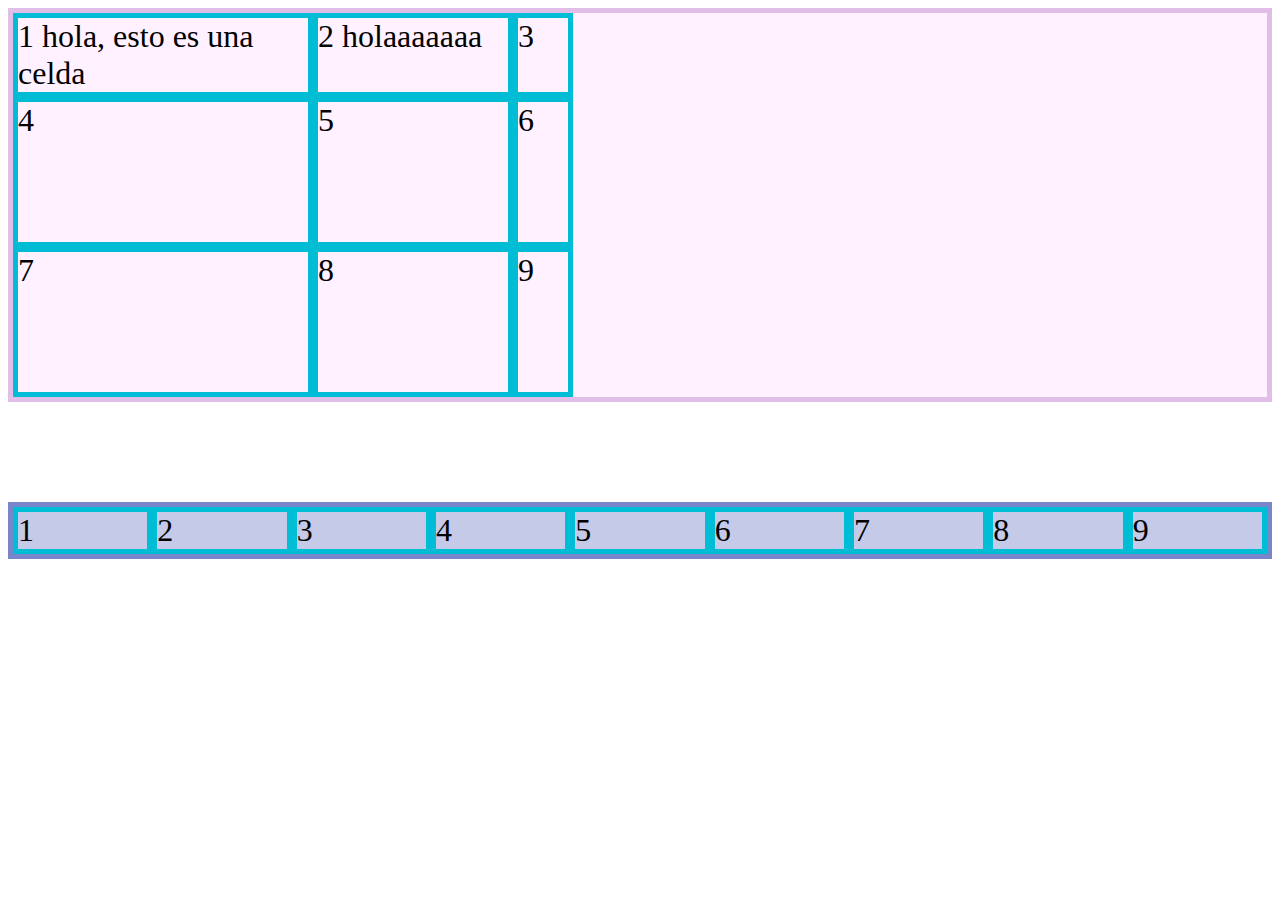
<file: Funciones especiales/index.html>
<!DOCTYPE html>
<html>
<head>
  <link rel="stylesheet" href="./style.css">
</head>
<body>
  <div class="contenedor">
    <div class="item item-1">1 hola, esto es una celda</div>
    <div class="item item-2">2 holaaaaaaa</div>
    <div class="item item-3">3</div>
    <div class="item item-4">4</div>
    <div class="item item-5">5</div>
    <div class="item item-6">6</div>
    <div class="item item-7">7</div>
    <div class="item item-8">8</div>
    <div class="item item-9">9</div>
  </div>

  <div class="contenedor-2">
    <div class="item item-1">1</div>
    <div class="item item-2">2</div>
    <div class="item item-3">3</div>
    <div class="item item-4">4</div>
    <div class="item item-5">5</div>
    <div class="item item-6">6</div>
    <div class="item item-7">7</div>
    <div class="item item-8">8</div>
    <div class="item item-9">9</div>
  </div>
</body>

</html>
</file>
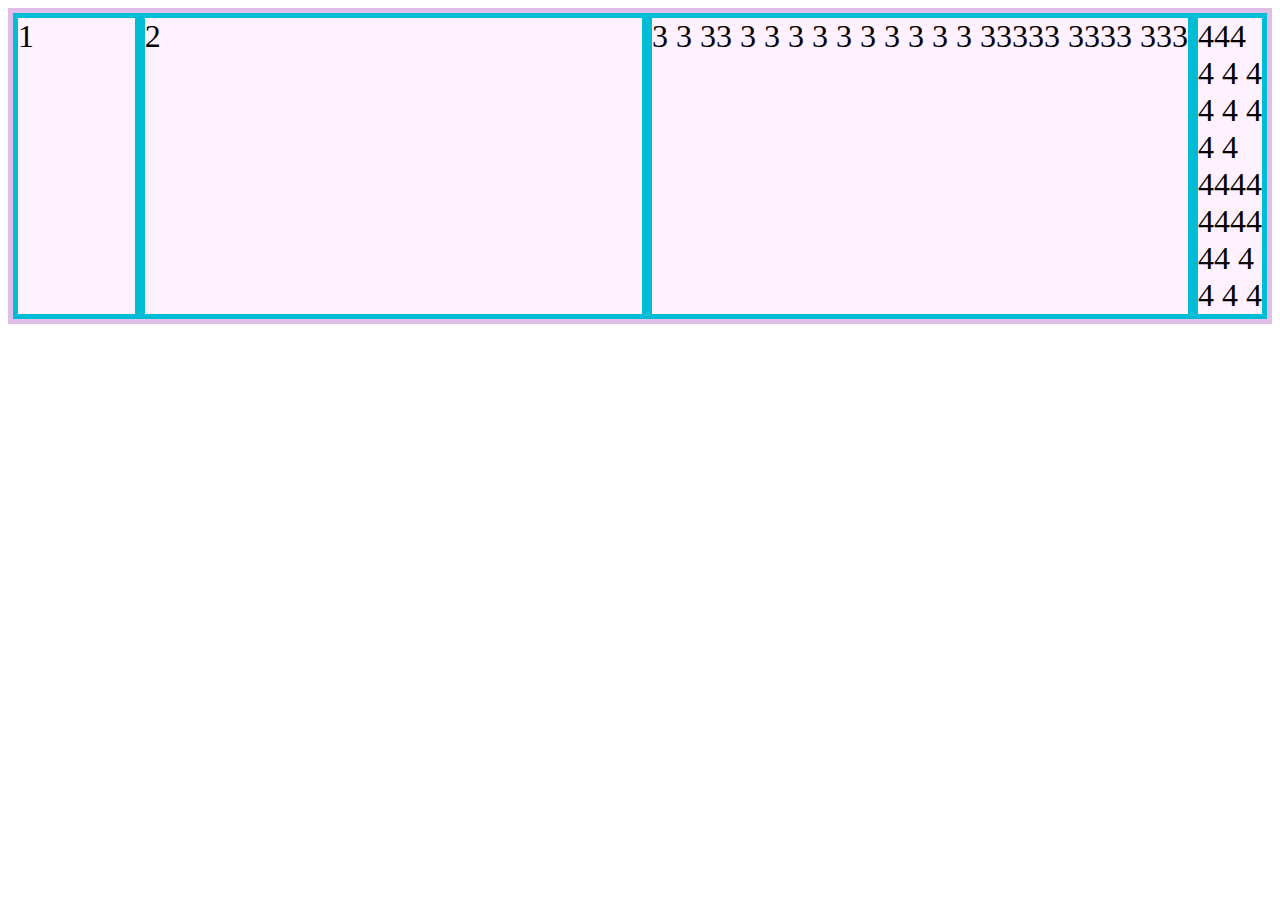
<file: Keywords especiales/index.html>
<!DOCTYPE html>
<html>
<head>
  <link rel="stylesheet" href="./style.css">
</head>
<body>
  <div class="contenedor">
    <div class="item item-1">1</div>
    <div class="item item-2">2</div>
    <div class="item item-3">3 3 33 3 3 3 3 3 3 3 3 3 3 33333 3333 333</div>
    <div class="item item-4">444 4 4 4 4 4 4 4 4 4444 4444 44 4 4 4 4</div>
  </div>
</body>

</html>
</file>
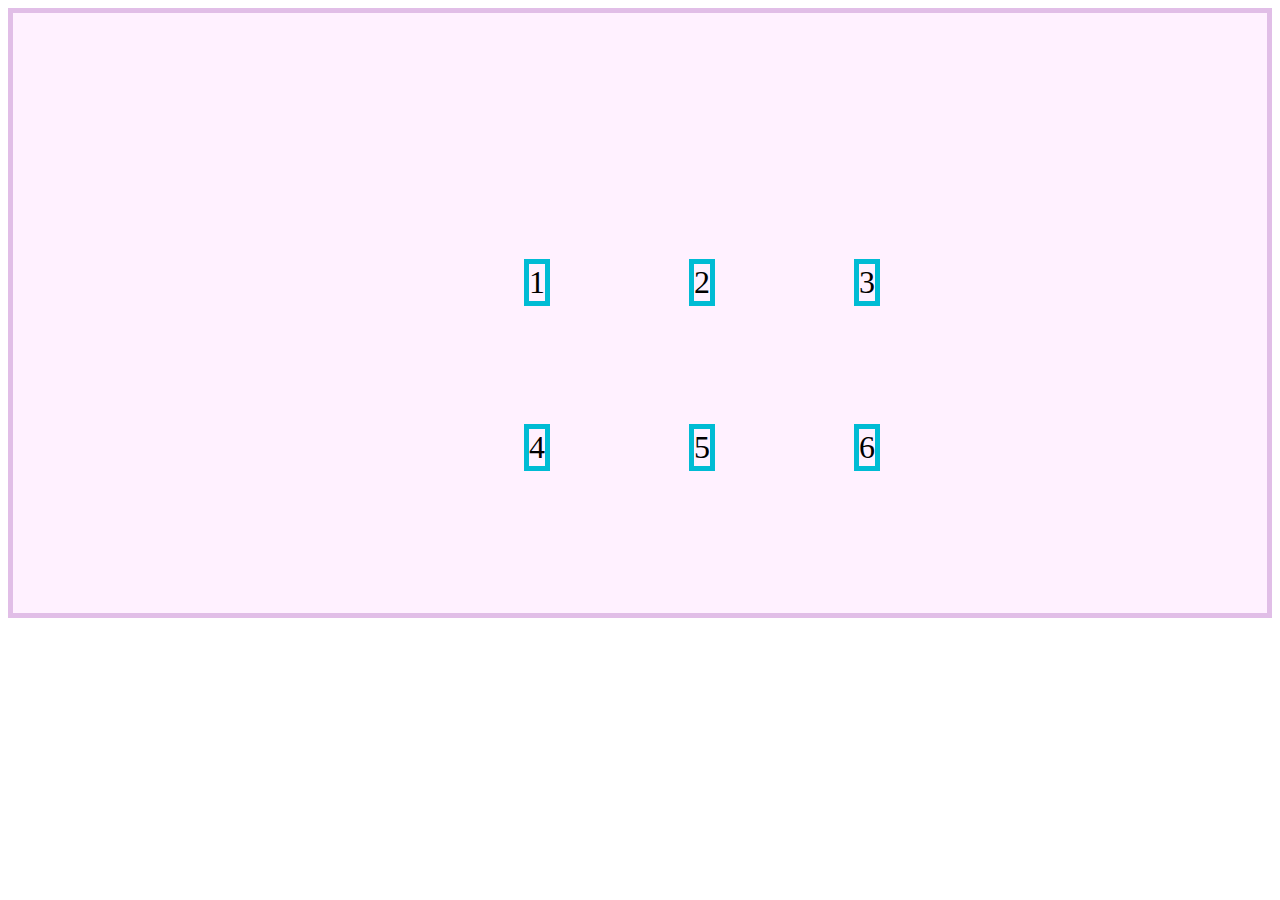
<file: Propiedades de Alineacion/index.html>
<!DOCTYPE html>
<html>
<head>
  <link rel="stylesheet" href="./style.css">
</head>
<body>
  <div class="contenedor">
    <div class="item item-1">1</div>
    <div class="item item-2">2</div>
    <div class="item item-3">3</div>
    <div class="item item-4">4</div>
    <div class="item item-5">5</div>
    <div class="item item-6">6</div>
  </div>
</body>

</html>
</file>
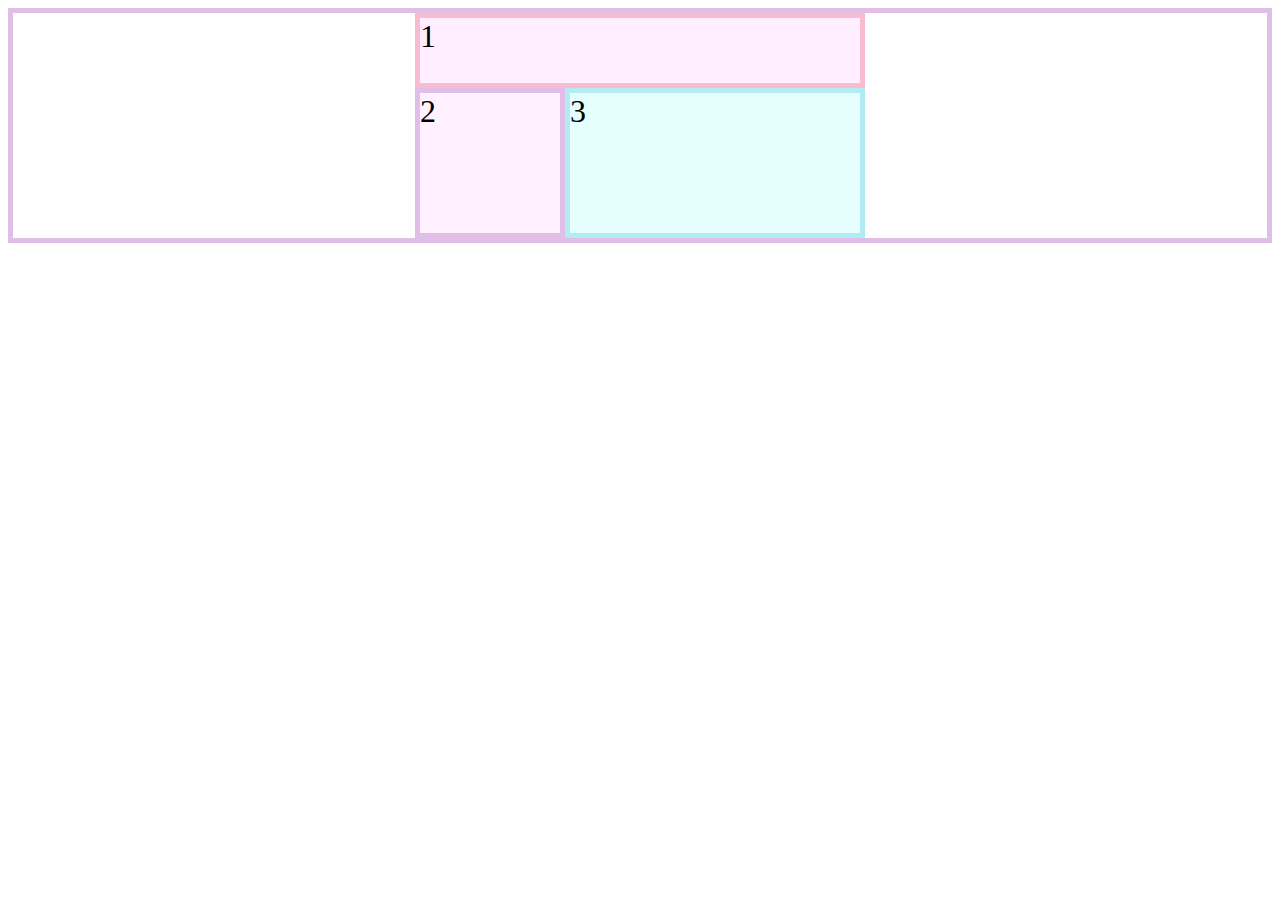
<file: Propiedades de Ubicacion/index.html>
<!DOCTYPE html>
<html>
<head>
  <link rel="stylesheet" href="./style.css">
</head>
<body>
  <div class="contenedor">
    <div class="item item-1">1</div>
    <div class="item item-2">2</div>
    <div class="item item-3">3</div>
  </div>
</body>

</html>
</file>
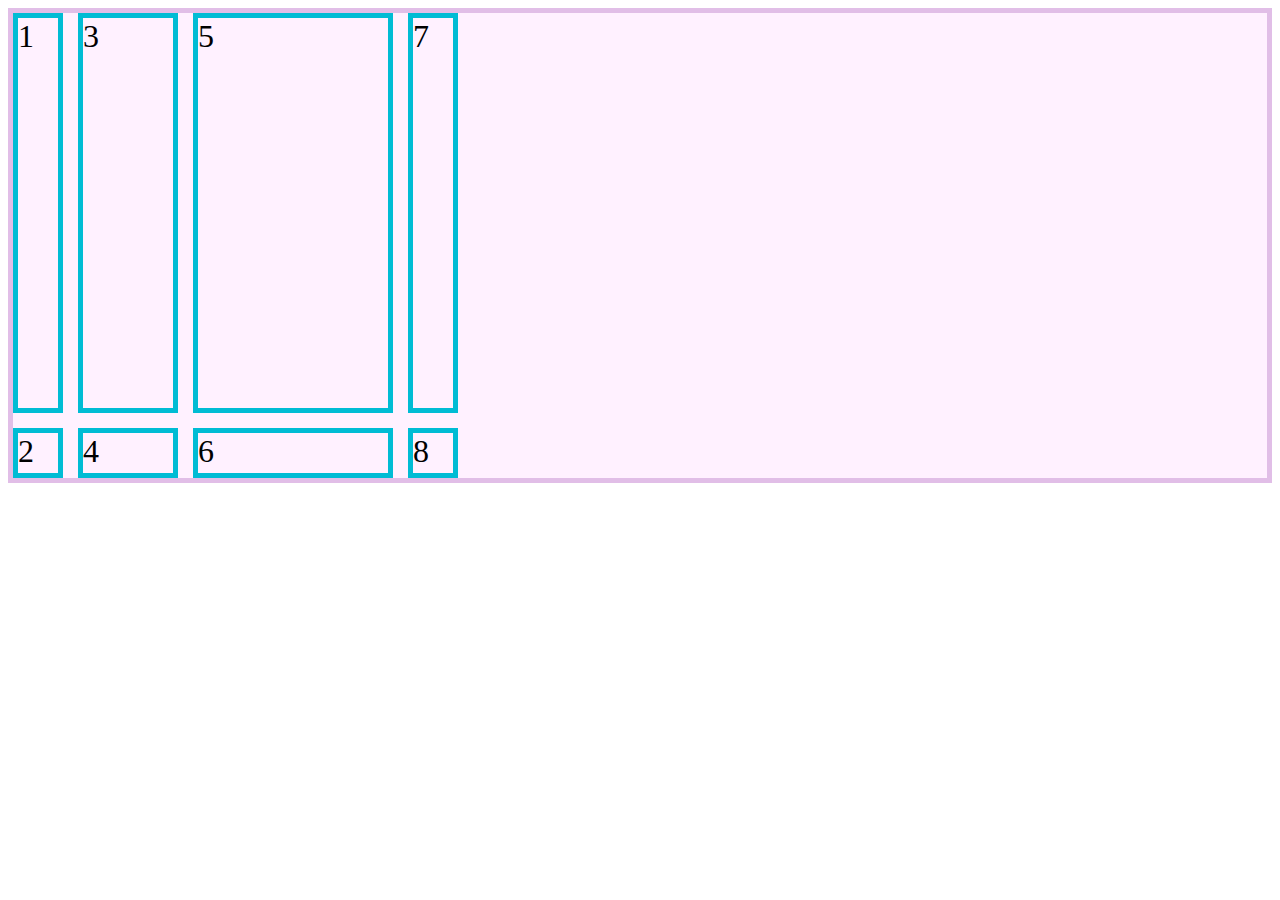
<file: Propiedades del Contenedor/index.html>
<!DOCTYPE html>
<html>
<head>
  <link rel="stylesheet" href="./style.css">
</head>
<body>
  <div class="contenedor">
    <div class="item item-1">1</div>
    <div class="item item-2">2</div>
    <div class="item item-3">3</div>
    <div class="item item-4">4</div>
    <div class="item item-5">5</div>
    <div class="item item-6">6</div>
    <div class="item item-7">7</div>
    <div class="item item-8">8</div>
  </div>
</body>

</html>
</file>
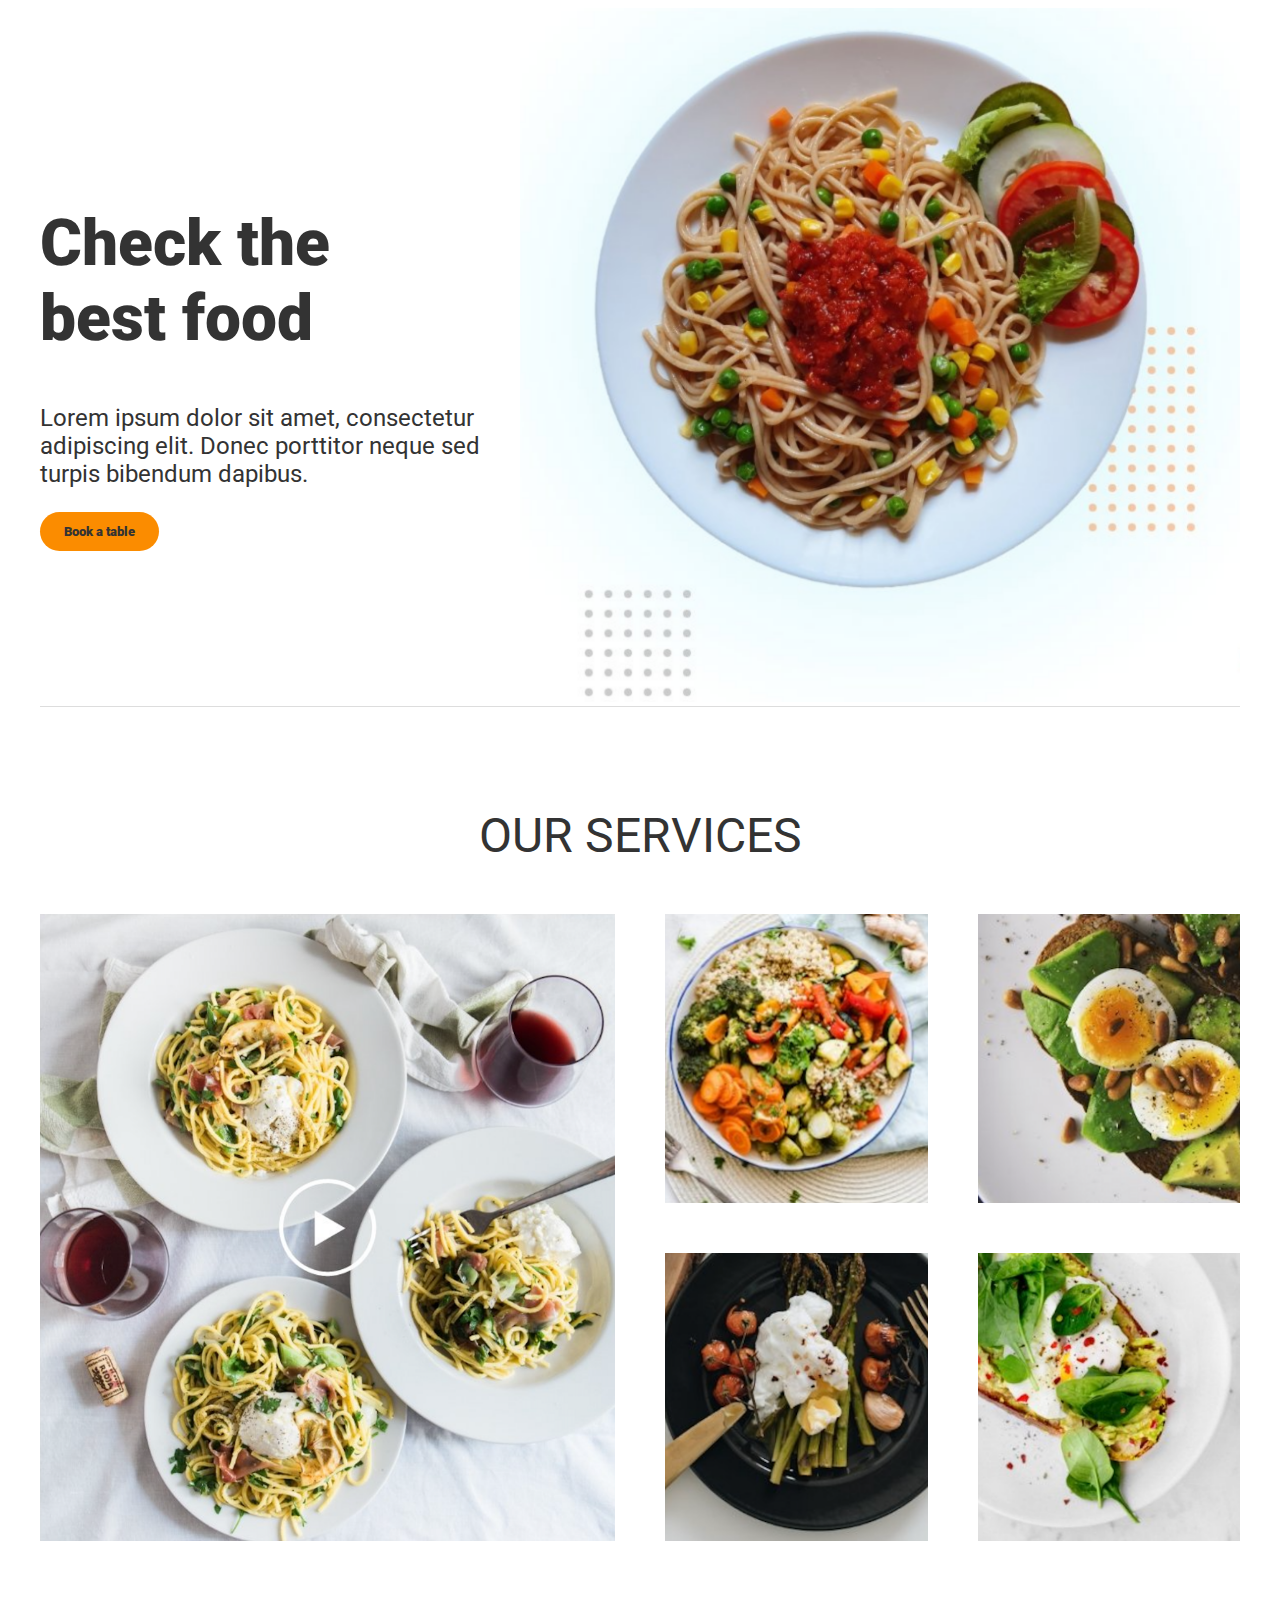
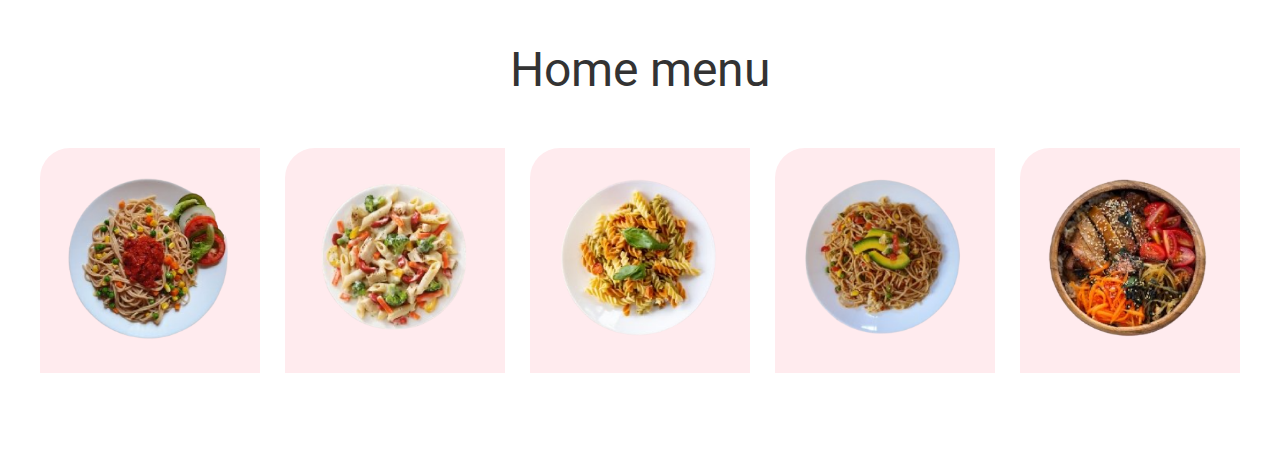
<file: Proyecto/index.html>
<!DOCTYPE html>
<html>

<head>
  <link rel="stylesheet" href="./style.css">
  <link rel="preconnect" href="https://fonts.googleapis.com">
  <link rel="preconnect" href="https://fonts.gstatic.com" crossorigin>
  <link href="https://fonts.googleapis.com/css2?family=Roboto:wght@400;900&display=swap" rel="stylesheet">
</head>

<body>
  <main>
    <section class="hero">
      <div class="info">
        <h1 class="info-title">Check the<br/>best food</h1>
        <p class="info-subtitle">Lorem ipsum dolor sit amet, consectetur adipiscing elit. Donec porttitor neque sed turpis bibendum dapibus.</p>
        <button class="info-button">Book a table</button>
      </div>
      <figure class="hero-image">
        <img src="./images/hero.png" alt="Dish of pasta with neapolitan sauce and vegetables">
      </figure>
    </section>
    <section class="services">
      <h2 class="services-title">Our services</h2>
      <div class="dishes">
        <figure class="dishes-image dishes-image__big">
          <img src="./images/video.png" alt="video of pasta dishes being served">
        </figure>
        <figure class="dishes-image">
          <img src="./images/dish1.png" alt="bowl of vegetables with rice and avocado">
        </figure>
        <figure class="dishes-image">
          <img src="./images/dish2.png" alt="Avocado and egg toast">
        </figure>
        <figure class="dishes-image">
          <img src="./images/dish3.png" alt="asparagus with tomato and butter">
        </figure>
        <figure class="dishes-image">
          <img src="./images/dish4.png" alt="eggs and guacamole toast ">
        </figure>
      </div>
    </section>
    <section class="menu">
      <h2 class="menu-title">Home menu</h2>
      <div class="plates">
        <figure class="plates-image">
          <img src="./images/plate1.png" alt="pasta with neapolitan sauce and vegetables">
        </figure>
        <figure class="plates-image">
          <img src="./images/plate2.png" alt="pasta with broccoli and carrot">
        </figure>
        <figure class="plates-image">
          <img src="./images/plate3.png" alt="pesto pasta">
        </figure>
        <figure class="plates-image">
          <img src="./images/plate4.png" alt="pasta with avocado and corn">
        </figure>
        <figure class="plates-image">
          <img src="./images/plate5.png" alt="bowl of chicken, tomato and carrots">
        </figure>
      </div>
    </section>
  </main>
</body>

</html>
</file>
<file: Funciones especiales/style.css>
.contenedor {
  border: 5px solid #e1bee7;
  background-color: #fff1ff;
  display: grid;
  grid-template-columns: minmax(30px, 300px) 200px 60px;
  grid-template-rows: auto repeat(2, 150px);
}

.item {
  border: 5px solid #00bcd4;
  font-size: 2rem;
}

.contenedor-2 {
  margin-top: 100px;
  border: 5px solid #7986cb;
  background-color: #c5cae9;
  display: grid;
  grid-template-columns: repeat(auto-fit, minmax(100px, 1fr));
}
</file>
<file: Keywords especiales/style.css>
.contenedor {
  border: 5px solid #e1bee7;
  background-color: #fff1ff;
  display: grid;
  grid-template-columns: 1fr 4fr max-content min-content;
}

.item {
  border: 5px solid #00bcd4;
  font-size: 2rem;
}
</file>
<file: Propiedades de Alineacion/style.css>
.contenedor {
  border: 5px solid #e1bee7;
  background-color: #fff1ff;
  display: grid;
  grid-gap: 15px;
  grid-template-columns: 150px 150px 150px;
  grid-auto-rows: 150px;
  place-content: center;
  place-items: end;
  height: 600px;
}

.item {
  border: 5px solid #00bcd4;
  font-size: 2rem;
}
</file>
<file: Propiedades de Ubicacion/style.css>
.contenedor {
  border: 5px solid #e1bee7;
  background-color: white;
  display: grid;
  grid-template-columns: 150px 150px 150px;
  grid-template-rows: 75px 75px 75px;
  grid-template-areas: 
    "one one one"
    "two three three"
    "two three three";
  place-content: center;
}

.item {
  font-size: 2rem;
}

.item-1 {
  border: 5px solid #f8bbd0;
  background-color: #ffeeff;
  /* grid-column-start: 1;
  grid-column-end: 4; */
  grid-area: one;
}

.item-2 {
  border: 5px solid #e1bee7;
  background-color: #fff1ff;
  /* grid-row: 2 / 4; */
  grid-area: two;
}

.item-3 {
  border: 5px solid #b2ebf2;
  background-color: #e5ffff;
  /* grid-area: 2 / 2 / 4 / 4; */
  grid-area: three;
}
</file>
<file: Propiedades del Contenedor/style.css>
.contenedor {
  border: 5px solid #e1bee7;
  background-color: #fff1ff;
  display: grid;
  grid-template-columns: [perro dog] 50px [gato] 100px [raton] 200px;
  grid-template-rows: 400px 50px;
  grid-gap: 15px;
  grid-auto-flow: column;
  grid-auto-columns: 50px;
}

.item {
  border: 5px solid #00bcd4;
  font-size: 2rem;
}
</file>
<file: Proyecto/style.css>
* {
  font-family: 'Roboto', sans-serif;
}

main {
  max-width: 1200px;
  margin: 0 auto;
}

/* First section - Hero */

.hero {
  display: grid;
  grid-template-columns: 2fr minmax(100px, 3fr);
  border-bottom: 1px solid #ddd;
}

.hero-image {
  margin: 0;
}

.hero-image img{
  width: 100%;
  object-fit: contain;
}

.info {
  display: flex;
  flex-direction: column;
  justify-content: center;
  align-items: flex-start;
}

.info-title {
  color: #333;
  font-size: 4rem;
  font-weight: 900;
  margin-bottom: 24px;
}

.info-subtitle {
  color: #333;
  font-size: 1.5rem;
  margin-bottom: 24px;
}

.info-button {
  border: none;
  border-radius: 20px;
  color: #333;
  background-color: #fb8c00;
  font-weight: 900;
  padding: 12px 24px;
}

/* Second section - services */

.services-title {
  color: #333;
  font-size: 3rem;
  font-weight: 400;
  text-transform: uppercase;
  text-align: center;
  margin: 100px 0 50px 0;
}

.dishes {
  display: grid;
  grid-template-columns: repeat(auto-fit, minmax(210px, 1fr));
  grid-template-rows: repeat(2, minmax(150px, 1fr));
  grid-gap: 50px;
}

.dishes-image {
  margin: 0;
}

.dishes-image img {
  width: 100%;
  height: 100%;
  object-fit: cover;
}

.dishes-image__big {
  grid-area: 1 / 1 / 3 / 3;
}

/* Third section - menu */

.menu-title {
  color: #333;
  font-size: 3rem;
  font-weight: 400;
  text-align: center;
  margin: 100px 0 50px 0;
}

.plates {
  display: grid;
  grid-gap: 25px;
  grid-template-columns: repeat(auto-fit, minmax(180px, 1fr));
  margin-bottom: 100px;
}

.plates-image {
  margin: 0;
  background-color: #ffebee;
  padding: 20px;
  border-top-left-radius: 30px;
}

.plates-image img {
  width: 100%;
  height: 100%;
  object-fit: contain;
}

/* Media queries */
@media screen and (max-width: 1024px) {
  .info-title {
    font-size: 2.5rem;
  }
  .services-title, .menu-title {
    font-size: 2rem;
  }

  .plates {
    grid-template-columns: repeat(auto-fit, minmax(100px, 1fr));
  }
}

@media screen and (max-width: 768px) {
  .hero {
    grid-template-columns: 1fr;
    padding-bottom: 50px;
  }

  .hero-image{
    display: none;
  }

  .dishes {
    grid-template-columns: repeat(auto-fit, minmax(135px, 1fr));
    grid-template-rows: repeat(2, minmax(135px, 1fr));
    grid-gap: 25px;
  }
}
</file>
